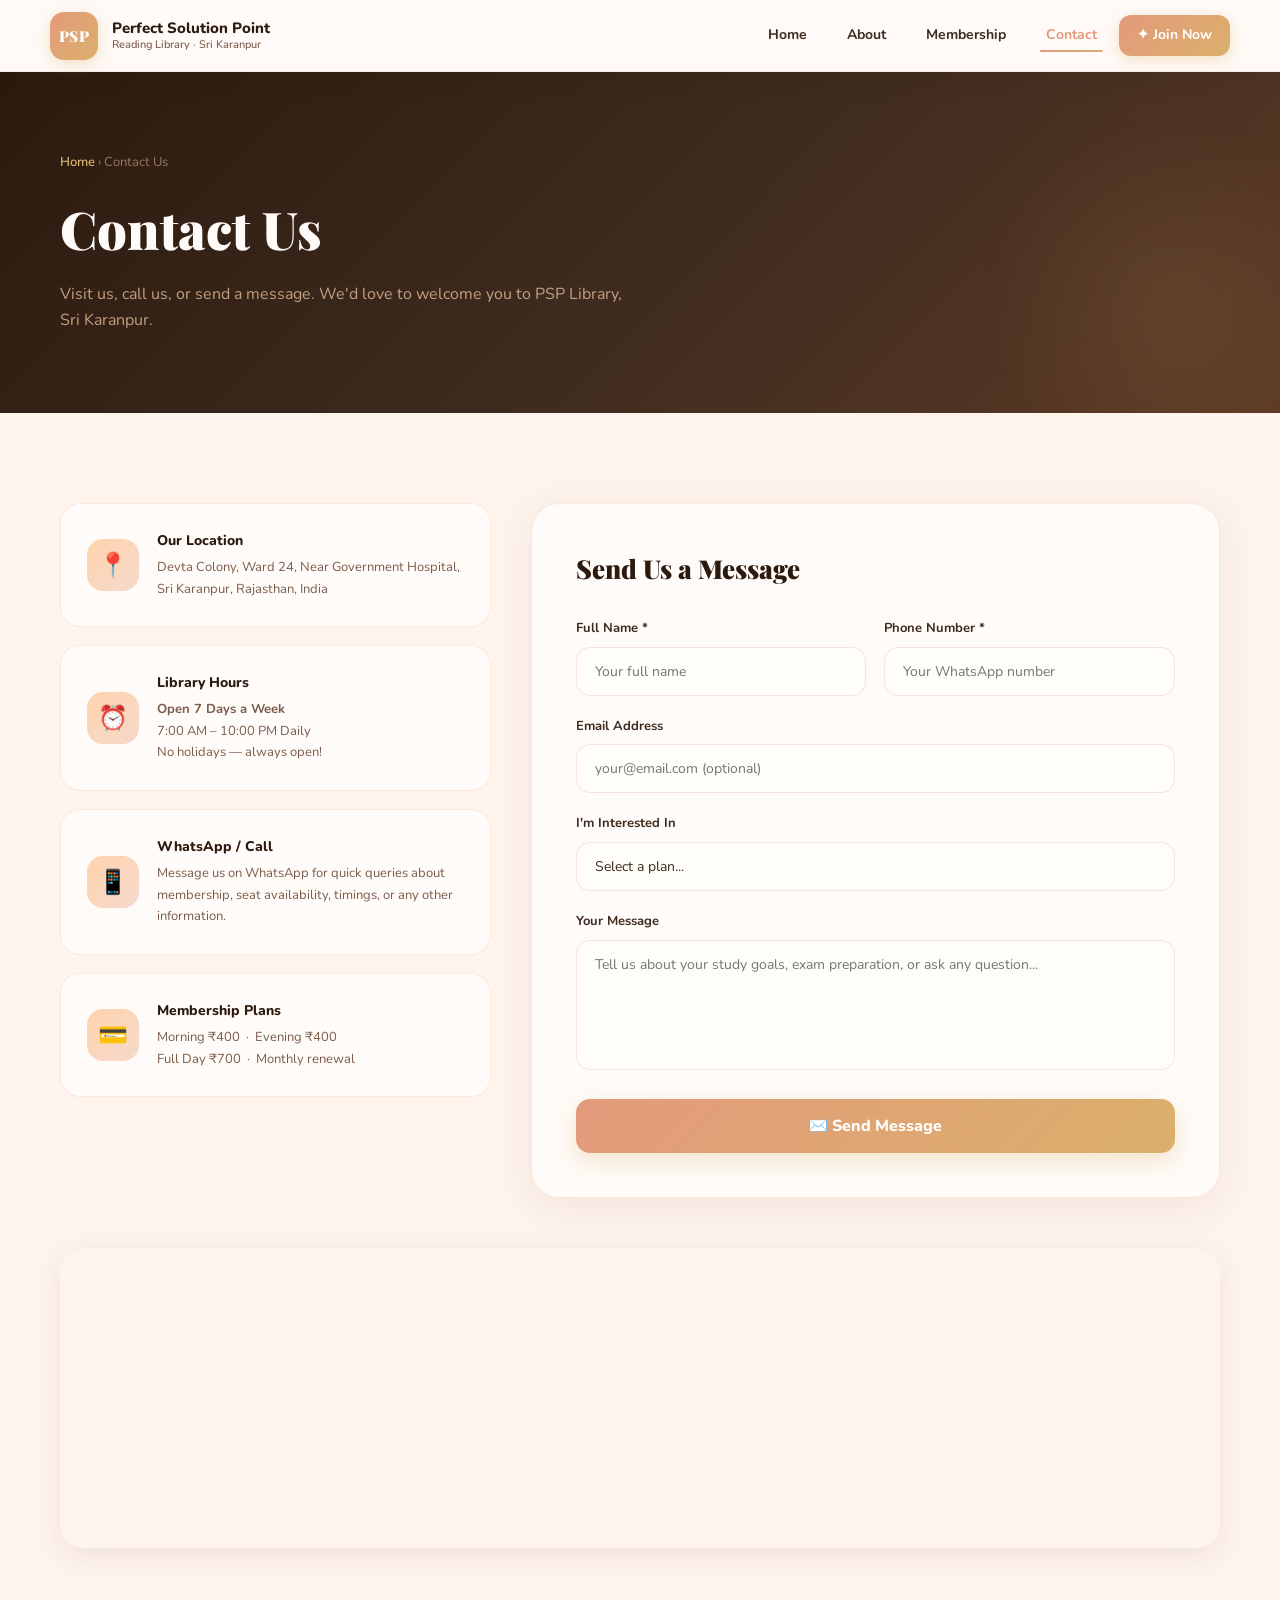
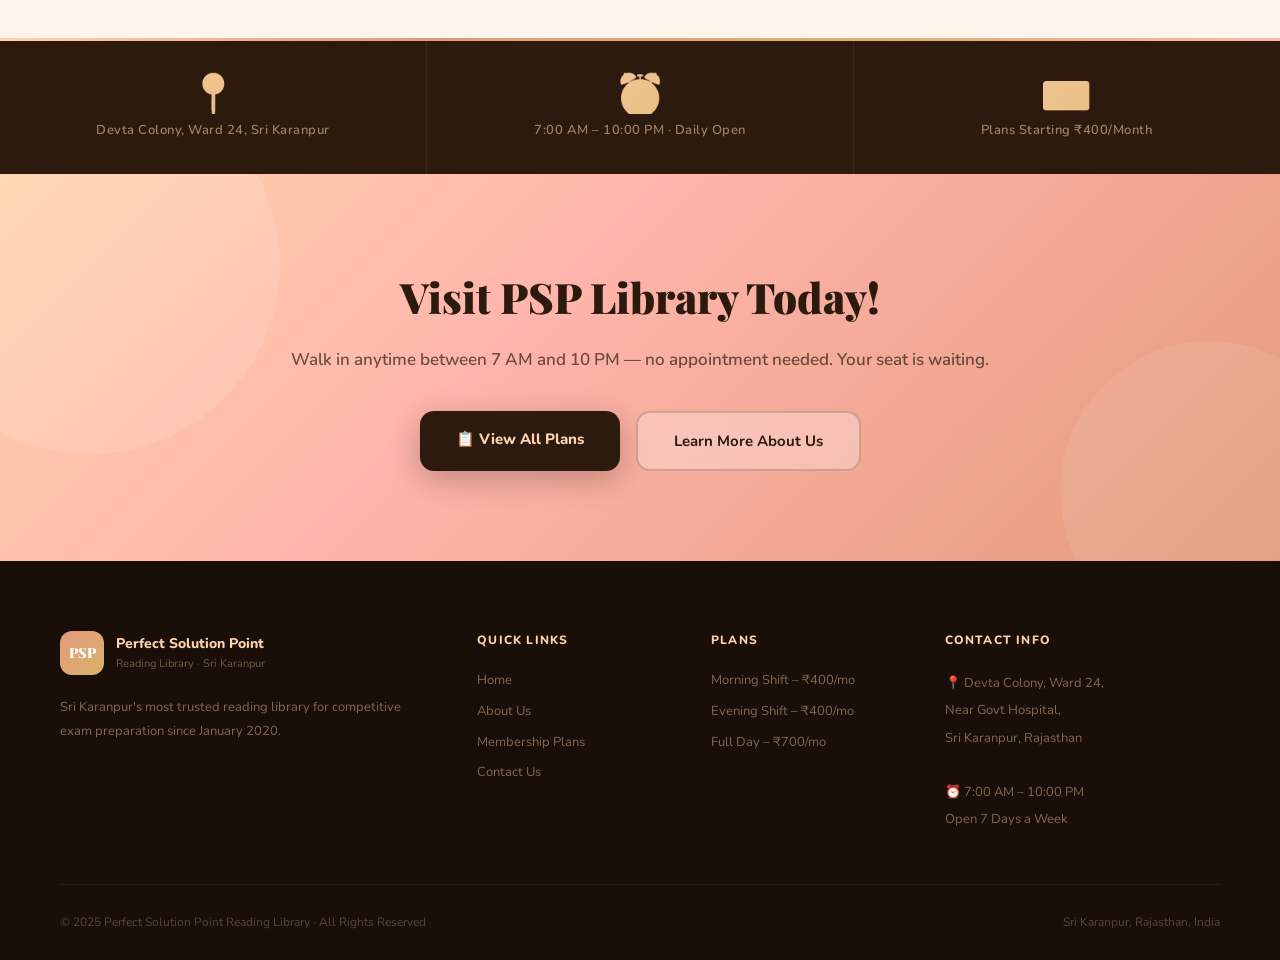
<file: contact.html>
<!DOCTYPE html>
<html lang="en">
<head>
  <meta charset="UTF-8" />
  <meta name="viewport" content="width=device-width, initial-scale=1.0" />
  <title>Contact Us | Perfect Solution Point Reading Library Sri Karanpur</title>
  <meta name="description" content="Contact Perfect Solution Point Reading Library, Sri Karanpur. Visit Devta Colony, Ward 24, Near Govt Hospital. Open 7 AM–10 PM daily. Join from ₹400/month for competitive exam prep." />
  <meta name="keywords" content="contact PSP library Sri Karanpur, reading library address Sri Karanpur, study center contact Rajasthan, library location Sri Karanpur, join reading library Rajasthan" />
  <meta name="author" content="Perfect Solution Point Reading Library" />
  <link rel="icon" href="images/psp-reading-library-logo.png" type="image/png" />
  <link rel="stylesheet" href="style.css" />
</head>
<body>

  <!-- ── NAVBAR ── -->
  <nav class="navbar" id="navbar">
    <a href="index.html" class="nav-logo">
      <div class="logo-icon">PSP</div>
      <div class="logo-text-wrap">
        <span class="logo-name">Perfect Solution Point</span>
        <span class="logo-sub">Reading Library · Sri Karanpur</span>
      </div>
    </a>
    <div class="nav-links">
      <a href="index.html">Home</a>
      <a href="about.html">About</a>
      <a href="membership.html">Membership</a>
      <a href="contact.html" class="active">Contact</a>
      <a href="contact.html" class="nav-cta">✦ Join Now</a>
    </div>
    <button class="hamburger" id="hamburger" aria-label="Toggle menu">
      <span></span><span></span><span></span>
    </button>
  </nav>

  <!-- ── PAGE HERO ── -->
  <div class="page-hero">
    <div class="breadcrumb">
      <a href="index.html">Home</a> &rsaquo; Contact Us
    </div>
    <h1>Contact Us</h1>
    <p>Visit us, call us, or send a message. We'd love to welcome you to PSP Library, Sri Karanpur.</p>
  </div>

  <!-- ── CONTACT SECTION ── -->
  <section class="section section-bg-cream" aria-label="Contact Information and Form">
    <div class="contact-grid">

      <!-- Info Cards -->
      <div class="info-cards-wrap">
        <div class="info-card">
          <div class="info-icon">📍</div>
          <div class="info-text">
            <h4>Our Location</h4>
            <p>Devta Colony, Ward 24, Near Government Hospital, Sri Karanpur, Rajasthan, India</p>
          </div>
        </div>
        <div class="info-card">
          <div class="info-icon">⏰</div>
          <div class="info-text">
            <h4>Library Hours</h4>
            <p><strong>Open 7 Days a Week</strong><br>7:00 AM – 10:00 PM Daily<br>No holidays — always open!</p>
          </div>
        </div>
        <div class="info-card">
          <div class="info-icon">📱</div>
          <div class="info-text">
            <h4>WhatsApp / Call</h4>
            <p>Message us on WhatsApp for quick queries about membership, seat availability, timings, or any other information.</p>
          </div>
        </div>
        <div class="info-card">
          <div class="info-icon">💳</div>
          <div class="info-text">
            <h4>Membership Plans</h4>
            <p>Morning ₹400 &nbsp;·&nbsp; Evening ₹400<br>Full Day ₹700 &nbsp;·&nbsp; Monthly renewal</p>
          </div>
        </div>
      </div>

      <!-- Contact Form -->
      <div class="contact-form-wrap">
        <h3>Send Us a Message</h3>
        <form id="contact-form" novalidate>
          <div class="form-row">
            <div class="form-group">
              <label for="name">Full Name *</label>
              <input type="text" id="name" name="name" placeholder="Your full name" required />
            </div>
            <div class="form-group">
              <label for="phone">Phone Number *</label>
              <input type="tel" id="phone" name="phone" placeholder="Your WhatsApp number" required />
            </div>
          </div>
          <div class="form-group">
            <label for="email">Email Address</label>
            <input type="email" id="email" name="email" placeholder="your@email.com (optional)" />
          </div>
          <div class="form-group">
            <label for="plan">I'm Interested In</label>
            <select id="plan" name="plan">
              <option value="">Select a plan...</option>
              <option value="morning">Morning Shift – ₹400/month (7:00 AM – 2:30 PM)</option>
              <option value="evening">Evening Shift – ₹400/month (2:30 PM – 10:00 PM)</option>
              <option value="fullday">Full Day – ₹700/month (7:00 AM – 10:00 PM)</option>
              <option value="inquiry">General Inquiry</option>
            </select>
          </div>
          <div class="form-group">
            <label for="message">Your Message</label>
            <textarea id="message" name="message" placeholder="Tell us about your study goals, exam preparation, or ask any question..."></textarea>
          </div>
          <button type="submit" class="btn-submit">✉️ Send Message</button>
        </form>
      </div>

    </div>

    <!-- Map -->
    <div class="map-section">
      <iframe
        class="map-embed"
        src="https://www.google.com/maps/embed?pb=!1m18!1m12!1m3!1d3474.0!2d73.1!3d29.1!2m3!1f0!2f0!3f0!3m2!1i1024!2i768!4f13.1!3m3!1m2!1s0x0%3A0x0!2zMjnCsDA2JzAwLjAiTiA3M8KwMDYnMDAuMCJF!5e0!3m2!1sen!2sin!4v1620000000000!5m2!1sen!2sin"
        allowfullscreen=""
        loading="lazy"
        referrerpolicy="no-referrer-when-downgrade"
        title="Perfect Solution Point Reading Library Location — Sri Karanpur, Rajasthan"
        aria-label="Google Map showing PSP Library location in Sri Karanpur">
      </iframe>
    </div>
  </section>

  <!-- ── QUICK INFO STRIP ── -->
  <div class="stats-bar" style="grid-template-columns:repeat(3,1fr);">
    <div class="stat-item">
      <div class="stat-num">📍</div>
      <div class="stat-label">Devta Colony, Ward 24, Sri Karanpur</div>
    </div>
    <div class="stat-item">
      <div class="stat-num">⏰</div>
      <div class="stat-label">7:00 AM – 10:00 PM · Daily Open</div>
    </div>
    <div class="stat-item">
      <div class="stat-num">💳</div>
      <div class="stat-label">Plans Starting ₹400/Month</div>
    </div>
  </div>

  <!-- ── CTA ── -->
  <div class="cta-banner">
    <h2>Visit PSP Library Today!</h2>
    <p>Walk in anytime between 7 AM and 10 PM — no appointment needed. Your seat is waiting.</p>
    <div class="cta-btns">
      <a href="membership.html" class="btn-dark">📋 View All Plans</a>
      <a href="about.html" class="btn-outline-dark">Learn More About Us</a>
    </div>
  </div>

  <!-- ── FOOTER ── -->
  <footer class="footer">
    <div class="footer-grid">
      <div>
        <div class="footer-logo">
          <div class="footer-logo-icon">PSP</div>
          <div>
            <span class="footer-logo-name">Perfect Solution Point</span>
            <span class="footer-logo-sub">Reading Library · Sri Karanpur</span>
          </div>
        </div>
        <p class="footer-desc">Sri Karanpur's most trusted reading library for competitive exam preparation since January 2020.</p>
      </div>
      <div class="footer-col">
        <h4>Quick Links</h4>
        <a href="index.html">Home</a>
        <a href="about.html">About Us</a>
        <a href="membership.html">Membership Plans</a>
        <a href="contact.html">Contact Us</a>
      </div>
      <div class="footer-col">
        <h4>Plans</h4>
        <a href="membership.html">Morning Shift – ₹400/mo</a>
        <a href="membership.html">Evening Shift – ₹400/mo</a>
        <a href="membership.html">Full Day – ₹700/mo</a>
      </div>
      <div class="footer-col">
        <h4>Contact Info</h4>
        <div class="footer-info">
          <strong>📍</strong> Devta Colony, Ward 24,<br>
          Near Govt Hospital,<br>
          Sri Karanpur, Rajasthan<br><br>
          <strong>⏰</strong> 7:00 AM – 10:00 PM<br>
          Open 7 Days a Week
        </div>
      </div>
    </div>
    <div class="footer-divider"></div>
    <div class="footer-bottom">
      <p>© 2025 Perfect Solution Point Reading Library · All Rights Reserved</p>
      <p>Sri Karanpur, Rajasthan, India</p>
    </div>
  </footer>

  <script src="script.js"></script>
</body>
</html>
</file>
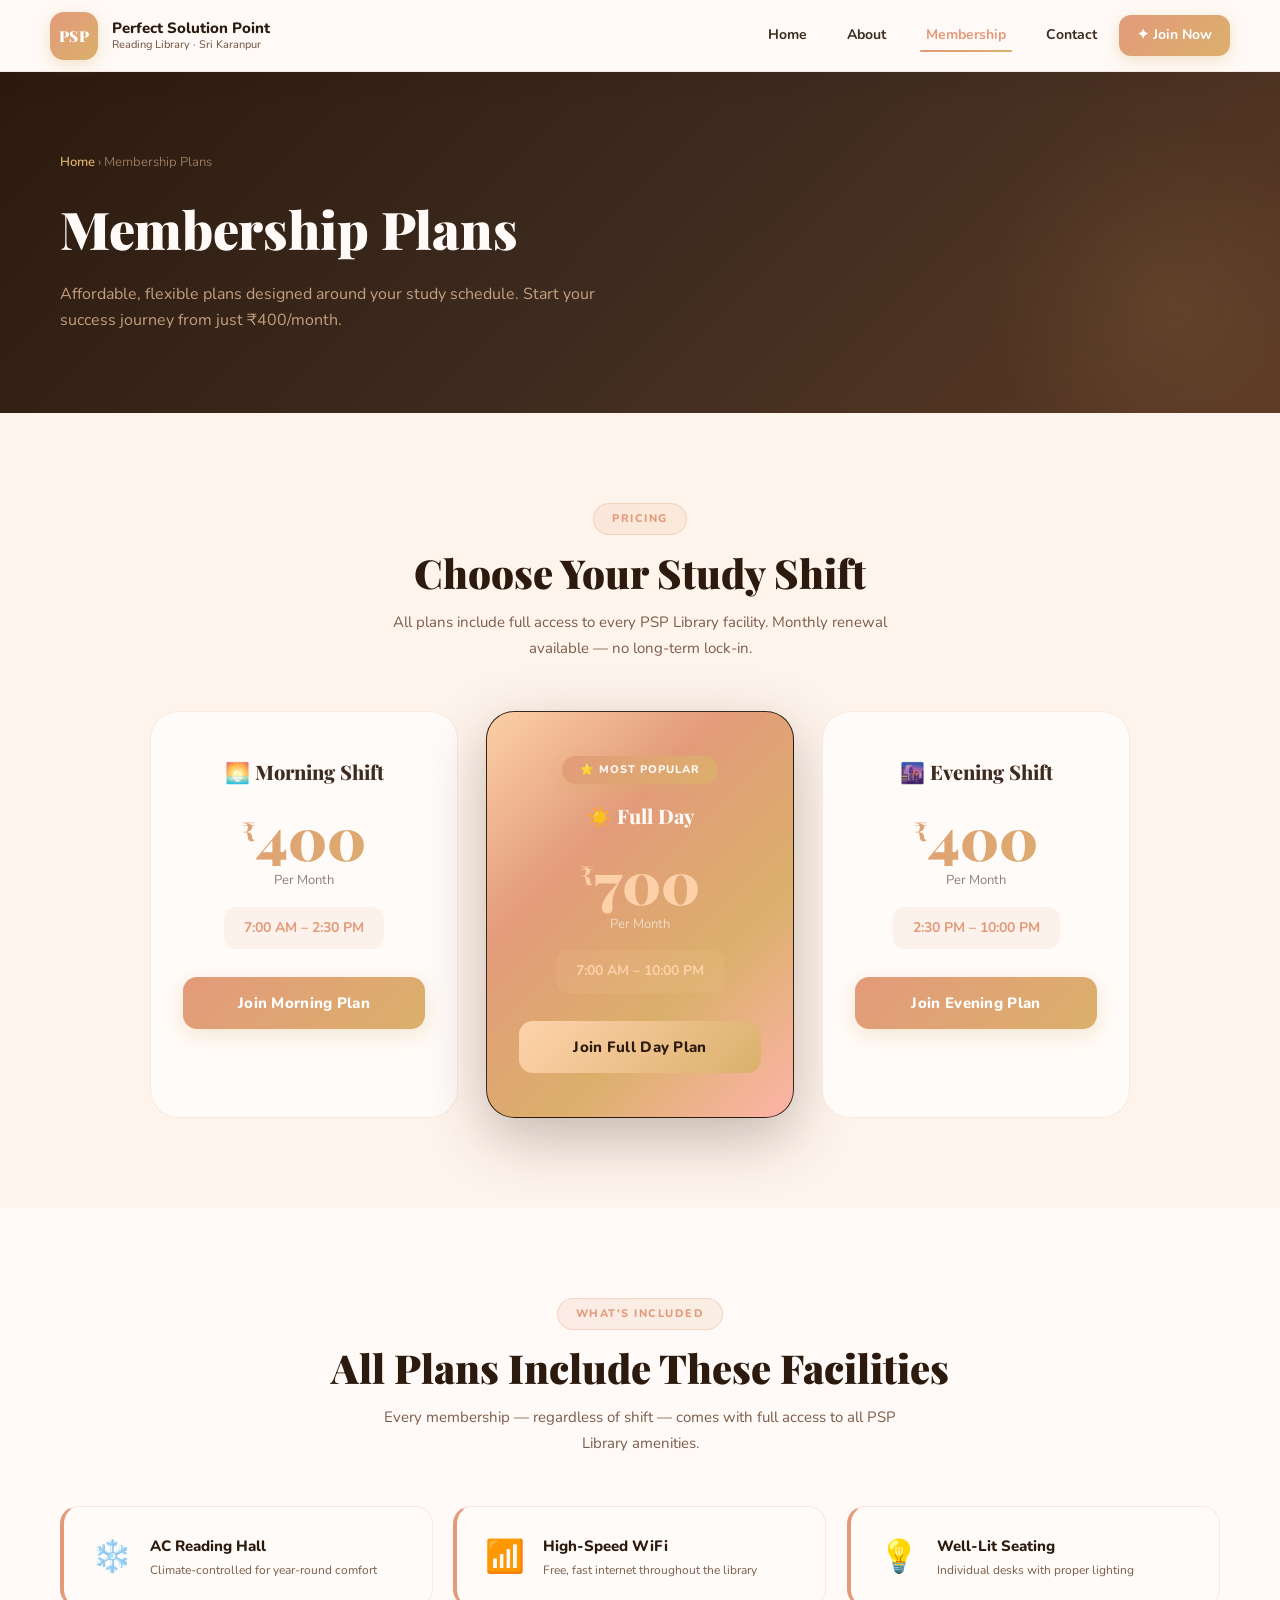
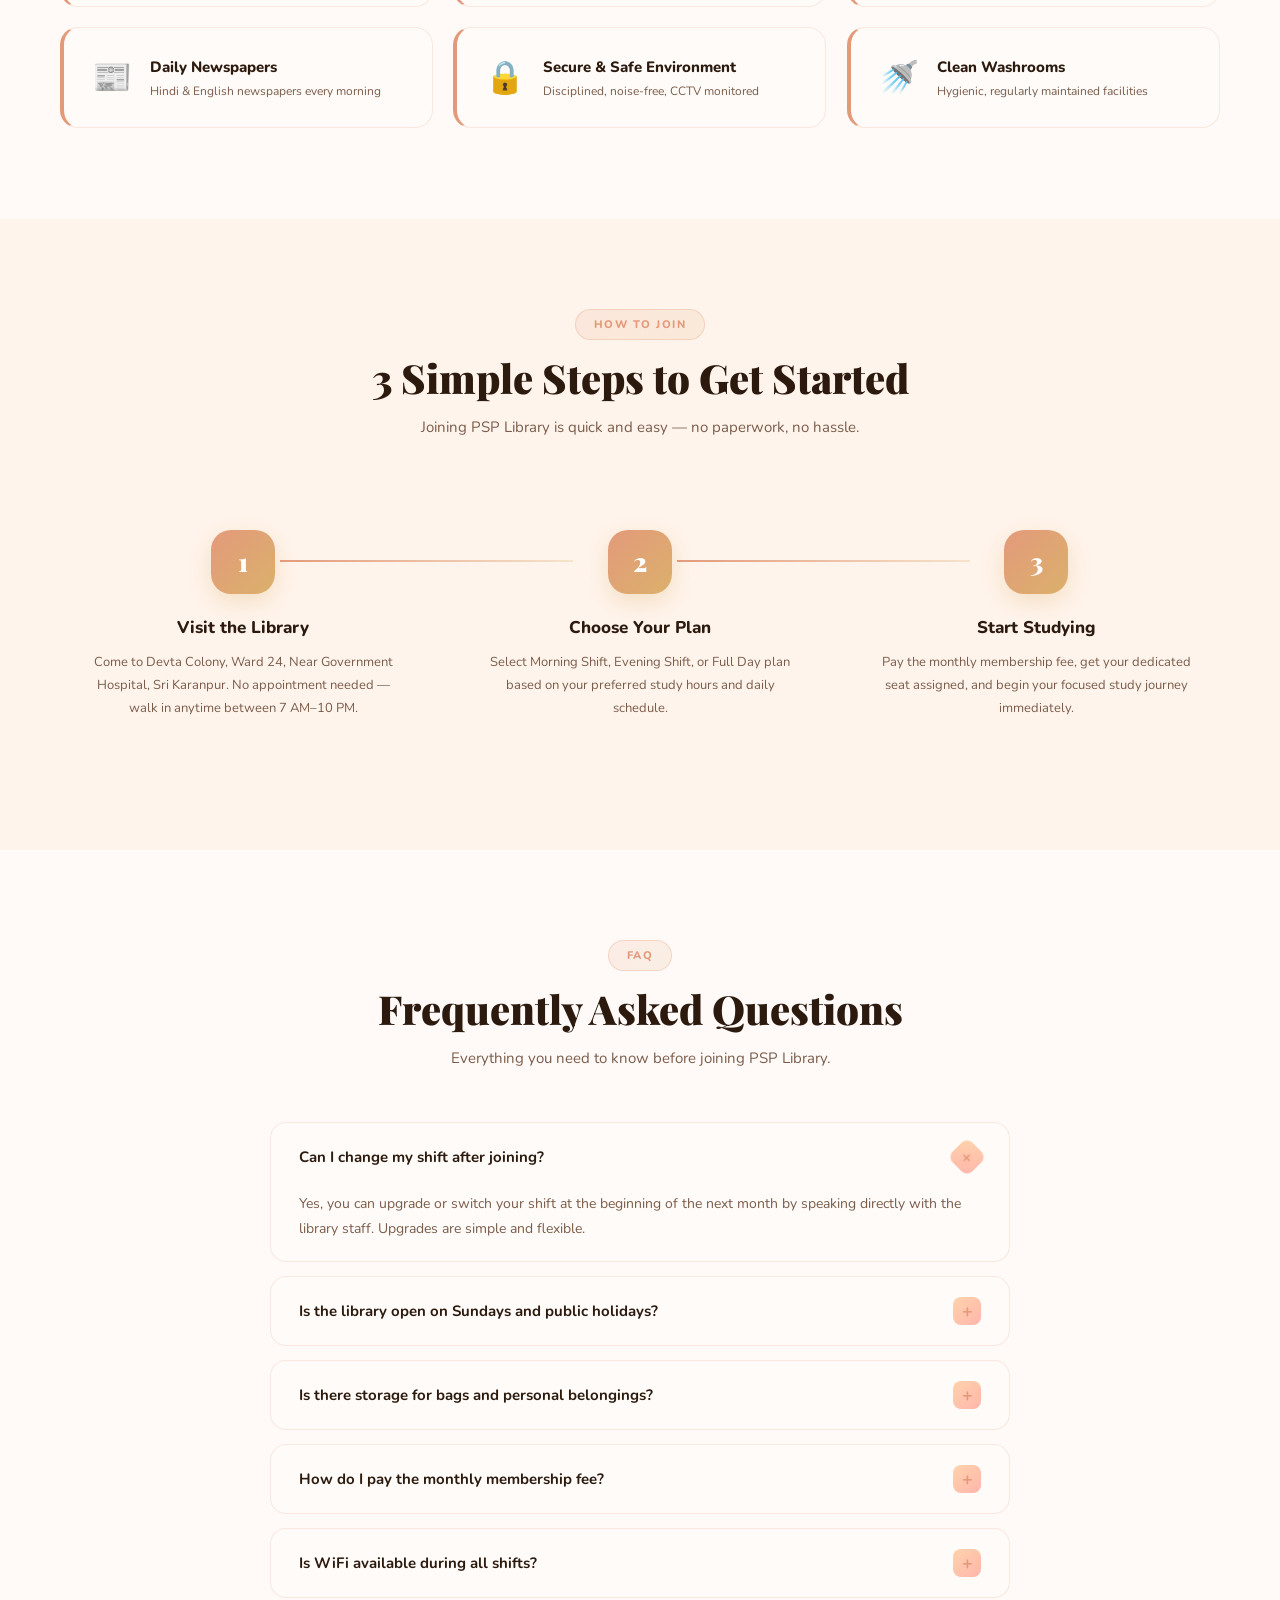
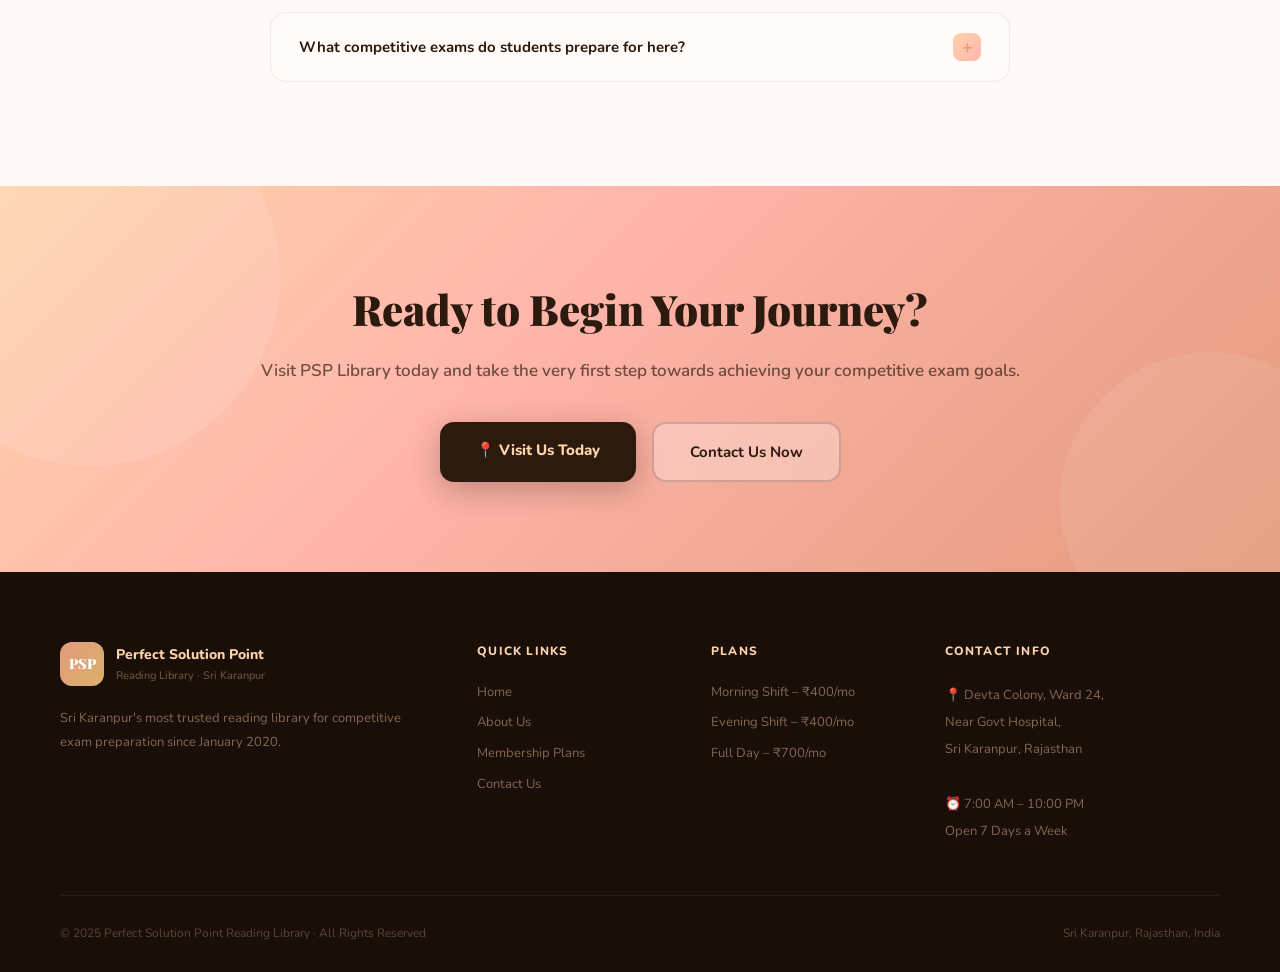
<file: membership.html>
<!DOCTYPE html>
<html lang="en">
<head>
  <meta charset="UTF-8" />
  <meta name="viewport" content="width=device-width, initial-scale=1.0" />
  <title>Membership Plans | Perfect Solution Point Reading Library Sri Karanpur</title>
  <meta name="description" content="Join Perfect Solution Point Library from just ₹400/month. Morning Shift ₹400, Evening Shift ₹400, Full Day ₹700. AC halls, WiFi, open 7 AM–10 PM daily in Sri Karanpur, Rajasthan." />
  <meta name="keywords" content="library membership Sri Karanpur, reading library fees Rajasthan, study center membership, PSP library pricing, morning shift library, full day library membership, competitive exam study center fees" />
  <meta name="author" content="Perfect Solution Point Reading Library" />
  <link rel="icon" href="images/psp-reading-library-logo.png" type="image/png" />
  <link rel="stylesheet" href="style.css" />
</head>
<body>

  <!-- ── NAVBAR ── -->
  <nav class="navbar" id="navbar">
    <a href="index.html" class="nav-logo">
      <div class="logo-icon">PSP</div>
      <div class="logo-text-wrap">
        <span class="logo-name">Perfect Solution Point</span>
        <span class="logo-sub">Reading Library · Sri Karanpur</span>
      </div>
    </a>
    <div class="nav-links">
      <a href="index.html">Home</a>
      <a href="about.html">About</a>
      <a href="membership.html" class="active">Membership</a>
      <a href="contact.html">Contact</a>
      <a href="contact.html" class="nav-cta">✦ Join Now</a>
    </div>
    <button class="hamburger" id="hamburger" aria-label="Toggle menu">
      <span></span><span></span><span></span>
    </button>
  </nav>

  <!-- ── PAGE HERO ── -->
  <div class="page-hero">
    <div class="breadcrumb">
      <a href="index.html">Home</a> &rsaquo; Membership Plans
    </div>
    <h1>Membership Plans</h1>
    <p>Affordable, flexible plans designed around your study schedule. Start your success journey from just ₹400/month.</p>
  </div>

  <!-- ── PRICING CARDS ── -->
  <section class="section section-bg-cream" aria-label="Pricing Plans">
    <div class="text-center">
      <div class="section-tag">Pricing</div>
      <h2 class="section-title">Choose Your Study Shift</h2>
      <p class="section-sub">All plans include full access to every PSP Library facility. Monthly renewal available — no long-term lock-in.</p>
    </div>
    <div class="pricing-grid">
      <div class="price-card">
        <div class="price-name">🌅 Morning Shift</div>
        <div class="price-amount"><sup>₹</sup>400</div>
        <div class="price-per">Per Month</div>
        <div class="price-time">7:00 AM – 2:30 PM</div>
        <a href="contact.html" class="btn-join">Join Morning Plan</a>
      </div>
      <div class="price-card featured">
        <div class="featured-ring"></div>
        <div class="featured-glow"></div>
        <div class="featured-badge">⭐ Most Popular</div>
        <div class="price-name">☀️ Full Day</div>
        <div class="price-amount"><sup>₹</sup>700</div>
        <div class="price-per">Per Month</div>
        <div class="price-time">7:00 AM – 10:00 PM</div>
        <a href="contact.html" class="btn-join">Join Full Day Plan</a>
      </div>
      <div class="price-card">
        <div class="price-name">🌆 Evening Shift</div>
        <div class="price-amount"><sup>₹</sup>400</div>
        <div class="price-per">Per Month</div>
        <div class="price-time">2:30 PM – 10:00 PM</div>
        <a href="contact.html" class="btn-join">Join Evening Plan</a>
      </div>
    </div>
  </section>

  <!-- ── WHAT'S INCLUDED ── -->
  <section class="section section-bg-white" aria-label="Facilities Included">
    <div class="text-center">
      <div class="section-tag">What's Included</div>
      <h2 class="section-title">All Plans Include These Facilities</h2>
      <p class="section-sub">Every membership — regardless of shift — comes with full access to all PSP Library amenities.</p>
    </div>
    <div class="inclusions-grid">
      <div class="inclusion-item">
        <div class="inclusion-icon">❄️</div>
        <div class="inclusion-text">
          <h4>AC Reading Hall</h4>
          <p>Climate-controlled for year-round comfort</p>
        </div>
      </div>
      <div class="inclusion-item">
        <div class="inclusion-icon">📶</div>
        <div class="inclusion-text">
          <h4>High-Speed WiFi</h4>
          <p>Free, fast internet throughout the library</p>
        </div>
      </div>
      <div class="inclusion-item">
        <div class="inclusion-icon">💡</div>
        <div class="inclusion-text">
          <h4>Well-Lit Seating</h4>
          <p>Individual desks with proper lighting</p>
        </div>
      </div>
      <div class="inclusion-item">
        <div class="inclusion-icon">📰</div>
        <div class="inclusion-text">
          <h4>Daily Newspapers</h4>
          <p>Hindi &amp; English newspapers every morning</p>
        </div>
      </div>
      <div class="inclusion-item">
        <div class="inclusion-icon">🔒</div>
        <div class="inclusion-text">
          <h4>Secure &amp; Safe Environment</h4>
          <p>Disciplined, noise-free, CCTV monitored</p>
        </div>
      </div>
      <div class="inclusion-item">
        <div class="inclusion-icon">🚿</div>
        <div class="inclusion-text">
          <h4>Clean Washrooms</h4>
          <p>Hygienic, regularly maintained facilities</p>
        </div>
      </div>
    </div>
  </section>

  <!-- ── HOW TO JOIN ── -->
  <section class="section section-bg-cream" aria-label="How to Join">
    <div class="text-center">
      <div class="section-tag">How to Join</div>
      <h2 class="section-title">3 Simple Steps to Get Started</h2>
      <p class="section-sub">Joining PSP Library is quick and easy — no paperwork, no hassle.</p>
    </div>
    <div class="steps-grid">
      <div class="step-card">
        <div class="step-connector"></div>
        <div class="step-num">1</div>
        <h3>Visit the Library</h3>
        <p>Come to Devta Colony, Ward 24, Near Government Hospital, Sri Karanpur. No appointment needed — walk in anytime between 7 AM–10 PM.</p>
      </div>
      <div class="step-card">
        <div class="step-connector"></div>
        <div class="step-num">2</div>
        <h3>Choose Your Plan</h3>
        <p>Select Morning Shift, Evening Shift, or Full Day plan based on your preferred study hours and daily schedule.</p>
      </div>
      <div class="step-card">
        <div class="step-num">3</div>
        <h3>Start Studying</h3>
        <p>Pay the monthly membership fee, get your dedicated seat assigned, and begin your focused study journey immediately.</p>
      </div>
    </div>
  </section>

  <!-- ── FAQ ── -->
  <section class="section section-bg-white" aria-label="Frequently Asked Questions">
    <div class="text-center">
      <div class="section-tag">FAQ</div>
      <h2 class="section-title">Frequently Asked Questions</h2>
      <p class="section-sub">Everything you need to know before joining PSP Library.</p>
    </div>
    <div class="faq-wrap">
      <div class="faq-item open">
        <div class="faq-q">Can I change my shift after joining? <div class="faq-icon">+</div></div>
        <div class="faq-a">Yes, you can upgrade or switch your shift at the beginning of the next month by speaking directly with the library staff. Upgrades are simple and flexible.</div>
      </div>
      <div class="faq-item">
        <div class="faq-q">Is the library open on Sundays and public holidays? <div class="faq-icon">+</div></div>
        <div class="faq-a">Yes! PSP Library is open every day of the year — including all Sundays and public holidays — from 7:00 AM to 10:00 PM. We never close so your preparation never stops.</div>
      </div>
      <div class="faq-item">
        <div class="faq-q">Is there storage for bags and personal belongings? <div class="faq-icon">+</div></div>
        <div class="faq-a">Yes, secure storage facilities are available inside the library so members can safely store their bags and belongings while studying.</div>
      </div>
      <div class="faq-item">
        <div class="faq-q">How do I pay the monthly membership fee? <div class="faq-icon">+</div></div>
        <div class="faq-a">Monthly membership fees can be paid in cash or via UPI/online transfer at the library counter at the start of each month. Payment is simple and convenient.</div>
      </div>
      <div class="faq-item">
        <div class="faq-q">Is WiFi available during all shifts? <div class="faq-icon">+</div></div>
        <div class="faq-a">Yes, high-speed WiFi is available throughout all study hours — 7:00 AM to 10:00 PM — for all members regardless of which shift plan they have chosen.</div>
      </div>
      <div class="faq-item">
        <div class="faq-q">What competitive exams do students prepare for here? <div class="faq-icon">+</div></div>
        <div class="faq-a">PSP Library is ideal for students preparing for REET, RAS, RPSC 2nd Grade, SSC, Railway exams, Patwari, Gram Sevak, Police and various other state and central government competitive examinations.</div>
      </div>
    </div>
  </section>

  <!-- ── CTA ── -->
  <div class="cta-banner">
    <h2>Ready to Begin Your Journey?</h2>
    <p>Visit PSP Library today and take the very first step towards achieving your competitive exam goals.</p>
    <div class="cta-btns">
      <a href="contact.html" class="btn-dark">📍 Visit Us Today</a>
      <a href="contact.html" class="btn-outline-dark">Contact Us Now</a>
    </div>
  </div>

  <!-- ── FOOTER ── -->
  <footer class="footer">
    <div class="footer-grid">
      <div>
        <div class="footer-logo">
          <div class="footer-logo-icon">PSP</div>
          <div>
            <span class="footer-logo-name">Perfect Solution Point</span>
            <span class="footer-logo-sub">Reading Library · Sri Karanpur</span>
          </div>
        </div>
        <p class="footer-desc">Sri Karanpur's most trusted reading library for competitive exam preparation since January 2020.</p>
      </div>
      <div class="footer-col">
        <h4>Quick Links</h4>
        <a href="index.html">Home</a>
        <a href="about.html">About Us</a>
        <a href="membership.html">Membership Plans</a>
        <a href="contact.html">Contact Us</a>
      </div>
      <div class="footer-col">
        <h4>Plans</h4>
        <a href="membership.html">Morning Shift – ₹400/mo</a>
        <a href="membership.html">Evening Shift – ₹400/mo</a>
        <a href="membership.html">Full Day – ₹700/mo</a>
      </div>
      <div class="footer-col">
        <h4>Contact Info</h4>
        <div class="footer-info">
          <strong>📍</strong> Devta Colony, Ward 24,<br>
          Near Govt Hospital,<br>
          Sri Karanpur, Rajasthan<br><br>
          <strong>⏰</strong> 7:00 AM – 10:00 PM<br>
          Open 7 Days a Week
        </div>
      </div>
    </div>
    <div class="footer-divider"></div>
    <div class="footer-bottom">
      <p>© 2025 Perfect Solution Point Reading Library · All Rights Reserved</p>
      <p>Sri Karanpur, Rajasthan, India</p>
    </div>
  </footer>

  <script src="script.js"></script>
</body>
</html>
</file>
<file: style.css>
/* ============================================================
   Perfect Solution Point Reading Library — Main Stylesheet
   Colors: #FFD3AC | #FFB5AB | #E39A7B | #DBB06B
   ============================================================ */

/* ── Google Fonts ── */
@import url('https://fonts.googleapis.com/css2?family=Playfair+Display:wght@700;800;900&family=Nunito:wght@300;400;500;600;700;800&display=swap');

/* ── CSS Variables ── */
:root {
  --peach:      #FFD3AC;
  --rose:       #FFB5AB;
  --terracotta: #E39A7B;
  --gold:       #DBB06B;
  --dark:       #2C1A0E;
  --darker:     #1A0F08;
  --text:       #3D2B1F;
  --muted:      #7A5C4A;
  --white:      #FFFAF7;
  --cream:      #FFF4EC;
  --card-bg:    #FFFBF8;
  --border:     rgba(227,154,123,0.2);
}

/* ── Reset ── */
*, *::before, *::after { margin: 0; padding: 0; box-sizing: border-box; }
html { scroll-behavior: smooth; }
body {
  font-family: 'Nunito', sans-serif;
  background: var(--cream);
  color: var(--text);
  overflow-x: hidden;
  line-height: 1.6;
}
img { max-width: 100%; display: block; }
a { text-decoration: none; }
ul { list-style: none; }

/* ── Animations ── */
@keyframes fadeUp      { from { opacity:0; transform:translateY(40px); } to { opacity:1; transform:translateY(0); } }
@keyframes fadeIn      { from { opacity:0; } to { opacity:1; } }
@keyframes float       { 0%,100% { transform:translateY(0); } 50% { transform:translateY(-12px); } }
@keyframes pulse       { 0%,100% { transform:scale(1); } 50% { transform:scale(1.05); } }
@keyframes gradientShift { 0% { background-position:0% 50%; } 50% { background-position:100% 50%; } 100% { background-position:0% 50%; } }
@keyframes rotateSlow  { from { transform:rotate(0deg); } to { transform:rotate(360deg); } }
@keyframes ripple      { 0% { transform:scale(0); opacity:1; } 100% { transform:scale(4); opacity:0; } }
@keyframes bounce      { 0%,100% { transform:translateY(0); } 40% { transform:translateY(-16px); } 70% { transform:translateY(-6px); } }
@keyframes orbPulse    { 0%,100% { transform:scale(1); opacity:0.3; } 50% { transform:scale(1.2); opacity:0.6; } }
@keyframes particleFloat { 0% { transform:translateY(0) rotate(0deg); opacity:1; } 100% { transform:translateY(-100vh) rotate(720deg); opacity:0; } }
@keyframes glowPulse   { 0%,100% { box-shadow:0 0 20px rgba(219,176,107,0.3); } 50% { box-shadow:0 0 40px rgba(219,176,107,0.6),0 0 60px rgba(227,154,123,0.3); } }
@keyframes cardReveal  { from { opacity:0; transform:translateY(60px) rotateX(10deg); } to { opacity:1; transform:translateY(0) rotateX(0); } }
@keyframes shimmer     { 0% { background-position:-200% 0; } 100% { background-position:200% 0; } }
@keyframes scaleIn     { from { opacity:0; transform:scale(0.8); } to { opacity:1; transform:scale(1); } }

/* ── Utility ── */
.reveal   { opacity: 0; }
.revealed { animation: cardReveal 0.7s cubic-bezier(0.175,0.885,0.32,1.275) forwards; }
.text-center { text-align: center; }
.container { max-width: 1200px; margin: 0 auto; }

/* ============================================================
   NAVIGATION
   ============================================================ */
.navbar {
  background: rgba(255,250,247,0.97);
  backdrop-filter: blur(20px);
  -webkit-backdrop-filter: blur(20px);
  padding: 0 50px;
  display: flex;
  align-items: center;
  justify-content: space-between;
  height: 72px;
  position: sticky;
  top: 0;
  z-index: 1000;
  border-bottom: 1px solid rgba(227,154,123,0.18);
  box-shadow: 0 4px 30px rgba(44,26,14,0.07);
  transition: all 0.3s;
}
.navbar.scrolled {
  height: 64px;
  box-shadow: 0 4px 30px rgba(44,26,14,0.12);
}
.nav-logo {
  display: flex;
  align-items: center;
  gap: 14px;
}
.logo-icon {
  width: 48px; height: 48px;
  border-radius: 14px;
  background: linear-gradient(135deg, var(--terracotta), var(--gold));
  display: flex; align-items: center; justify-content: center;
  color: white; font-weight: 900; font-size: 15px;
  font-family: 'Playfair Display', serif;
  box-shadow: 0 4px 15px rgba(219,176,107,0.35);
  animation: glowPulse 3s ease-in-out infinite;
  flex-shrink: 0;
  letter-spacing: 0.5px;
}
.logo-text-wrap { line-height: 1.25; }
.logo-name {
  font-size: 15px; font-weight: 800;
  color: var(--dark); display: block;
}
.logo-sub {
  font-size: 11px; font-weight: 500;
  color: var(--muted); display: block;
}
.nav-links {
  display: flex; align-items: center; gap: 4px;
}
.nav-links a {
  padding: 9px 18px; border-radius: 10px;
  color: var(--text); font-size: 14px; font-weight: 700;
  transition: all 0.3s; position: relative;
}
.nav-links a::after {
  content: ''; position: absolute;
  bottom: 4px; left: 50%; right: 50%;
  height: 2px;
  background: linear-gradient(90deg, var(--terracotta), var(--gold));
  border-radius: 2px; transition: all 0.3s;
}
.nav-links a:hover::after,
.nav-links a.active::after { left: 12px; right: 12px; }
.nav-links a:hover,
.nav-links a.active { color: var(--terracotta); }
.nav-cta {
  background: linear-gradient(135deg, var(--terracotta), var(--gold)) !important;
  color: white !important;
  border-radius: 12px !important;
  box-shadow: 0 4px 15px rgba(219,176,107,0.35);
  overflow: hidden; position: relative;
}
.nav-cta::after { display: none !important; }
.nav-cta:hover { color: white !important; transform: translateY(-2px); box-shadow: 0 8px 25px rgba(219,176,107,0.45) !important; }

/* Hamburger */
.hamburger {
  display: none; flex-direction: column; gap: 5px;
  cursor: pointer; padding: 6px; border: none;
  background: transparent;
}
.hamburger span {
  display: block; width: 26px; height: 2.5px;
  background: var(--text); border-radius: 2px;
  transition: all 0.3s;
}
.hamburger.open span:nth-child(1) { transform: rotate(45deg) translate(5px,5px); }
.hamburger.open span:nth-child(2) { opacity: 0; }
.hamburger.open span:nth-child(3) { transform: rotate(-45deg) translate(5px,-5px); }

/* ============================================================
   HERO
   ============================================================ */
.hero {
  min-height: 92vh;
  display: flex; align-items: center; justify-content: center;
  position: relative; overflow: hidden;
  background: linear-gradient(135deg, #2C1A0E 0%, #3D2B1F 45%, #5C3A25 100%);
}
.hero-orb {
  position: absolute; border-radius: 50%;
  filter: blur(80px); pointer-events: none;
}
.hero-orb-1 { width:600px; height:600px; background:rgba(227,154,123,0.15); top:-100px; right:-100px; animation:orbPulse 6s ease-in-out infinite; }
.hero-orb-2 { width:400px; height:400px; background:rgba(219,176,107,0.12); bottom:-50px; left:-50px; animation:orbPulse 8s ease-in-out infinite 2s; }
.hero-orb-3 { width:300px; height:300px; background:rgba(255,181,171,0.08); top:45%; left:42%; animation:orbPulse 7s ease-in-out infinite 1s; }
.particles-wrap { position:absolute; inset:0; pointer-events:none; overflow:hidden; }
.particle {
  position: absolute; border-radius: 50%;
  background: linear-gradient(135deg, var(--peach), var(--gold));
  animation: particleFloat linear infinite;
}
.hero-content {
  position: relative; z-index: 2;
  text-align: center; padding: 40px 24px;
  max-width: 860px; width: 100%;
}
.hero-badge {
  display: inline-flex; align-items: center; gap: 8px;
  background: rgba(219,176,107,0.15);
  border: 1px solid rgba(219,176,107,0.4);
  padding: 8px 22px; border-radius: 30px;
  font-size: 13px; font-weight: 700; color: var(--gold);
  margin-bottom: 28px; backdrop-filter: blur(10px);
  animation: fadeIn 0.8s ease forwards;
}
.hero h1 {
  font-family: 'Playfair Display', serif;
  font-size: 58px; font-weight: 900; line-height: 1.12;
  color: var(--white); margin-bottom: 20px;
  animation: fadeUp 1s ease 0.3s both;
}
.hero h1 .highlight {
  background: linear-gradient(135deg, var(--peach), var(--terracotta), var(--gold));
  -webkit-background-clip: text; -webkit-text-fill-color: transparent; background-clip: text;
  background-size: 200% 200%; animation: gradientShift 4s ease infinite;
}
.hero-sub {
  font-size: 18px; color: rgba(255,211,172,0.82);
  margin-bottom: 10px; font-weight: 500;
  animation: fadeUp 1s ease 0.5s both;
}
.hero-location {
  font-size: 14px; color: rgba(255,211,172,0.6);
  margin-bottom: 40px; animation: fadeUp 1s ease 0.6s both;
}
.hero-location span { color: var(--gold); font-weight: 700; }
.hero-btns {
  display: flex; gap: 16px; justify-content: center; flex-wrap: wrap;
  animation: fadeUp 1s ease 0.8s both;
}
.btn-primary {
  background: linear-gradient(135deg, var(--terracotta), var(--gold));
  color: white; padding: 16px 36px; border-radius: 14px;
  font-weight: 800; font-size: 15px; font-family: 'Nunito', sans-serif;
  box-shadow: 0 8px 30px rgba(219,176,107,0.4);
  transition: all 0.3s; position: relative; overflow: hidden;
  display: inline-block;
}
.btn-primary:hover { transform: translateY(-3px); box-shadow: 0 16px 40px rgba(219,176,107,0.5); color: white; }
.btn-secondary {
  background: rgba(255,255,255,0.08); color: var(--peach);
  padding: 16px 36px; border-radius: 14px; font-weight: 700; font-size: 15px;
  font-family: 'Nunito', sans-serif;
  border: 1.5px solid rgba(255,211,172,0.3);
  backdrop-filter: blur(10px); transition: all 0.3s;
  display: inline-block;
}
.btn-secondary:hover { background: rgba(255,255,255,0.15); transform: translateY(-3px); color: var(--peach); }
.scroll-indicator {
  position: absolute; bottom: 30px; left: 50%; transform: translateX(-50%);
  display: flex; flex-direction: column; align-items: center; gap: 8px;
  color: rgba(255,211,172,0.45); font-size: 12px;
  animation: float 2s ease-in-out infinite;
}
.scroll-arrow {
  width: 22px; height: 22px;
  border-right: 2px solid rgba(255,211,172,0.4);
  border-bottom: 2px solid rgba(255,211,172,0.4);
  transform: rotate(45deg);
}

/* ============================================================
   STATS BAR
   ============================================================ */
.stats-bar {
  background: var(--dark);
  display: grid; grid-template-columns: repeat(4,1fr);
  position: relative;
}
.stats-bar::before {
  content: ''; position: absolute; top: 0; left: 0; right: 0; height: 3px;
  background: linear-gradient(90deg, var(--peach), var(--terracotta), var(--gold), var(--rose));
}
.stat-item {
  padding: 34px 20px; text-align: center;
  border-right: 1px solid rgba(255,211,172,0.07);
  transition: all 0.3s; cursor: default; position: relative; overflow: hidden;
}
.stat-item::before {
  content: ''; position: absolute; inset: 0;
  background: linear-gradient(135deg, rgba(227,154,123,0), rgba(227,154,123,0.07));
  opacity: 0; transition: opacity 0.3s;
}
.stat-item:hover::before { opacity: 1; }
.stat-item:hover .stat-num { transform: scale(1.12); }
.stat-item:last-child { border-right: none; }
.stat-num {
  font-family: 'Playfair Display', serif;
  font-size: 42px; font-weight: 900;
  background: linear-gradient(135deg, var(--peach), var(--gold));
  -webkit-background-clip: text; -webkit-text-fill-color: transparent; background-clip: text;
  line-height: 1; transition: transform 0.3s;
}
.stat-label {
  font-size: 13px; color: rgba(255,211,172,0.55);
  margin-top: 6px; font-weight: 600; letter-spacing: 0.5px;
}

/* ============================================================
   SECTION COMMONS
   ============================================================ */
.section { padding: 90px 60px; }
.section-bg-cream { background: var(--cream); }
.section-bg-white { background: var(--white); }
.section-bg-dark  { background: linear-gradient(135deg, #2C1A0E, #3D2B1F); position: relative; overflow: hidden; }
.section-tag {
  display: inline-block;
  background: linear-gradient(135deg, rgba(227,154,123,0.14), rgba(219,176,107,0.14));
  border: 1px solid rgba(227,154,123,0.3);
  color: var(--terracotta); padding: 6px 18px; border-radius: 30px;
  font-size: 11px; font-weight: 800; margin-bottom: 14px;
  text-transform: uppercase; letter-spacing: 1.5px;
}
.section-tag.light {
  background: rgba(219,176,107,0.15);
  border-color: rgba(219,176,107,0.3);
  color: var(--gold);
}
.section-title {
  font-family: 'Playfair Display', serif;
  font-size: 40px; font-weight: 900; color: var(--dark);
  margin-bottom: 12px; line-height: 1.2;
}
.section-title.light { color: var(--peach); }
.section-sub {
  color: var(--muted); font-size: 15px;
  max-width: 550px; margin-bottom: 50px; line-height: 1.75;
}
.section-sub.light { color: rgba(255,211,172,0.6); }
.text-center .section-sub { margin-left: auto; margin-right: auto; }

/* ============================================================
   FEATURE CARDS
   ============================================================ */
.features-grid { display: grid; grid-template-columns: repeat(4,1fr); gap: 28px; }
.feature-card {
  background: var(--card-bg); border-radius: 24px; padding: 36px 28px;
  border: 1px solid var(--border);
  transition: all 0.4s cubic-bezier(0.175,0.885,0.32,1.275);
  cursor: default; position: relative; overflow: hidden;
}
.feature-card::after {
  content: ''; position: absolute; top: -50%; left: -50%;
  width: 200%; height: 200%;
  background: conic-gradient(from 0deg,transparent,rgba(219,176,107,0.07),transparent);
  opacity: 0; transition: opacity 0.4s;
  animation: rotateSlow 5s linear infinite;
}
.feature-card:hover {
  transform: translateY(-12px);
  box-shadow: 0 24px 60px rgba(44,26,14,0.11);
  border-color: rgba(227,154,123,0.4);
}
.feature-card:hover::after { opacity: 1; }
.feature-card:hover .feature-icon { animation: bounce 0.6s ease; }
.feature-icon {
  width: 60px; height: 60px; border-radius: 18px;
  background: linear-gradient(135deg, var(--peach), rgba(227,154,123,0.35));
  display: flex; align-items: center; justify-content: center;
  font-size: 28px; margin-bottom: 20px;
  box-shadow: 0 4px 15px rgba(227,154,123,0.22);
}
.feature-card h3 { font-size: 17px; font-weight: 800; margin-bottom: 10px; color: var(--dark); }
.feature-card p  { font-size: 13px; color: var(--muted); line-height: 1.75; }

/* ============================================================
   GALLERY
   ============================================================ */
.gallery-grid { display: grid; grid-template-columns: repeat(4,1fr); gap: 20px; }
.gallery-item {
  border-radius: 20px; overflow: hidden;
  position: relative; cursor: pointer;
  aspect-ratio: 4/3;
}
.gallery-img {
  width: 100%; height: 100%;
  object-fit: cover;
  transition: transform 0.6s cubic-bezier(0.25,0.46,0.45,0.94);
  display: block;
}
.gallery-img-placeholder {
  width: 100%; height: 100%;
  display: flex; align-items: center; justify-content: center;
  font-size: 50px;
  transition: transform 0.6s cubic-bezier(0.25,0.46,0.45,0.94);
}
.gallery-img-placeholder.g1 { background: linear-gradient(135deg, var(--peach), var(--terracotta)); }
.gallery-img-placeholder.g2 { background: linear-gradient(135deg, var(--rose), var(--terracotta)); }
.gallery-img-placeholder.g3 { background: linear-gradient(135deg, var(--gold), var(--terracotta)); }
.gallery-img-placeholder.g4 { background: linear-gradient(135deg, var(--peach), var(--gold)); }
.gallery-overlay {
  position: absolute; inset: 0;
  background: linear-gradient(to top, rgba(44,26,14,0.82), rgba(44,26,14,0.08));
  opacity: 0; transition: opacity 0.4s;
  display: flex; align-items: flex-end; padding: 20px;
}
.gallery-item:hover .gallery-overlay { opacity: 1; }
.gallery-item:hover .gallery-img,
.gallery-item:hover .gallery-img-placeholder { transform: scale(1.08); }
.gallery-caption {
  color: white; font-size: 14px; font-weight: 700;
  transform: translateY(10px); transition: transform 0.4s;
}
.gallery-item:hover .gallery-caption { transform: translateY(0); }
.gallery-note {
  text-align: center; margin-top: 16px;
  font-size: 12px; color: var(--muted);
}

/* ============================================================
   PRICING CARDS
   ============================================================ */
.pricing-grid {
  display: grid; grid-template-columns: repeat(3,1fr);
  gap: 28px; max-width: 980px; margin: 0 auto;
}
.price-card {
  background: var(--card-bg); border-radius: 28px;
  padding: 44px 32px; text-align: center;
  border: 1.5px solid var(--border);
  transition: all 0.4s cubic-bezier(0.175,0.885,0.32,1.275);
  position: relative; overflow: hidden;
}
.price-card::before {
  content: ''; position: absolute; top: 0; left: 0; right: 0; height: 3px;
  background: linear-gradient(90deg, var(--peach), var(--terracotta), var(--gold));
  transform: scaleX(0); transition: transform 0.4s;
}
.price-card:hover::before { transform: scaleX(1); }
.price-card:hover { transform: translateY(-8px); box-shadow: 0 20px 50px rgba(44,26,14,0.09); border-color: rgba(227,154,123,0.4); }
.price-card.featured {
  background: linear-gradient(145deg, #2C1A0E, #3D2B1F);
  color: white; border-color: transparent;
  box-shadow: 0 20px 60px rgba(44,26,14,0.28);
  transform: scale(1.05);
}
.price-card.featured:hover { transform: scale(1.05) translateY(-8px); }
.price-card.featured::before { display: none; }
.featured-ring {
  position: absolute; inset: -2px; border-radius: 30px;
  background: linear-gradient(135deg, var(--peach), var(--terracotta), var(--gold), var(--rose));
  z-index: -1; animation: rotateSlow 4s linear infinite;
}
.featured-glow {
  position: absolute; inset: 0; border-radius: 28px;
  background: linear-gradient(135deg, rgba(219,176,107,0.08), rgba(227,154,123,0.04));
  pointer-events: none;
}
.featured-badge {
  display: inline-block;
  background: linear-gradient(135deg, var(--terracotta), var(--gold));
  color: white; padding: 5px 18px; border-radius: 20px;
  font-size: 11px; font-weight: 800; text-transform: uppercase; letter-spacing: 1px;
  margin-bottom: 16px; box-shadow: 0 4px 12px rgba(219,176,107,0.35);
}
.price-name { font-size: 20px; font-weight: 800; margin-bottom: 8px; font-family: 'Playfair Display', serif; }
.price-amount {
  font-family: 'Playfair Display', serif;
  font-size: 58px; font-weight: 900; line-height: 1;
  margin: 20px 0 4px;
}
.price-card:not(.featured) .price-amount {
  background: linear-gradient(135deg, var(--terracotta), var(--gold));
  -webkit-background-clip: text; -webkit-text-fill-color: transparent; background-clip: text;
}
.price-card.featured .price-amount { color: var(--peach); }
.price-amount sup { font-size: 26px; font-weight: 700; }
.price-per { font-size: 13px; opacity: 0.6; margin-bottom: 16px; }
.price-time {
  font-size: 14px; font-weight: 700;
  padding: 10px 20px; border-radius: 12px;
  display: inline-block; margin-bottom: 28px;
}
.price-card:not(.featured) .price-time { background: rgba(227,154,123,0.1); color: var(--terracotta); }
.price-card.featured .price-time { background: rgba(255,211,172,0.1); color: var(--peach); }
.btn-join {
  display: block; padding: 14px; border-radius: 14px;
  font-weight: 800; font-size: 15px; font-family: 'Nunito', sans-serif;
  transition: all 0.3s; cursor: pointer; position: relative; overflow: hidden;
  letter-spacing: 0.3px;
}
.price-card:not(.featured) .btn-join {
  background: linear-gradient(135deg, var(--terracotta), var(--gold));
  color: white; box-shadow: 0 6px 20px rgba(219,176,107,0.28);
}
.price-card:not(.featured) .btn-join:hover { transform: scale(1.03); box-shadow: 0 10px 30px rgba(219,176,107,0.4); }
.price-card.featured .btn-join { background: linear-gradient(135deg, var(--peach), var(--gold)); color: var(--dark); }
.price-card.featured .btn-join:hover { transform: scale(1.03); }

/* ============================================================
   TESTIMONIALS
   ============================================================ */
.testimonials-wrap { position: relative; overflow: hidden; }
.testimonials-wrap::before {
  content: ''; position: absolute; top: -40%; right: -15%;
  width: 600px; height: 600px; border-radius: 50%;
  background: radial-gradient(circle, rgba(219,176,107,0.07), transparent 70%);
  animation: orbPulse 8s ease-in-out infinite;
}
.testimonials-grid { display: grid; grid-template-columns: repeat(3,1fr); gap: 28px; position: relative; }
.testi-card {
  background: rgba(255,255,255,0.04); border-radius: 24px; padding: 32px;
  border: 1px solid rgba(255,211,172,0.1);
  transition: all 0.4s; cursor: default; backdrop-filter: blur(10px);
}
.testi-card:hover { background: rgba(255,255,255,0.07); border-color: rgba(219,176,107,0.3); transform: translateY(-6px); }
.testi-stars { font-size: 20px; margin-bottom: 14px; letter-spacing: 2px; color: var(--gold); }
.testi-quote {
  font-size: 50px; color: var(--gold); opacity: 0.25;
  font-family: 'Playfair Display', serif; line-height: 0.4;
  margin-bottom: 12px;
}
.testi-text { font-size: 14px; color: rgba(255,211,172,0.72); line-height: 1.85; margin-bottom: 24px; font-style: italic; }
.testi-author { display: flex; align-items: center; gap: 14px; }
.testi-avatar {
  width: 48px; height: 48px; border-radius: 50%;
  background: linear-gradient(135deg, var(--terracotta), var(--gold));
  display: flex; align-items: center; justify-content: center;
  color: white; font-weight: 800; font-size: 18px;
  font-family: 'Playfair Display', serif;
  box-shadow: 0 4px 12px rgba(219,176,107,0.28); flex-shrink: 0;
}
.testi-name { font-weight: 800; font-size: 15px; color: var(--peach); }
.testi-role { font-size: 12px; color: rgba(255,211,172,0.45); }

/* ============================================================
   CTA BANNER
   ============================================================ */
.cta-banner {
  background: linear-gradient(135deg, var(--peach) 0%, var(--rose) 40%, var(--terracotta) 100%);
  text-align: center; padding: 90px 60px;
  position: relative; overflow: hidden;
}
.cta-banner::before {
  content: ''; position: absolute; top: -100px; left: -100px;
  width: 380px; height: 380px; border-radius: 50%;
  background: rgba(255,255,255,0.1);
  animation: float 6s ease-in-out infinite;
}
.cta-banner::after {
  content: ''; position: absolute; bottom: -80px; right: -80px;
  width: 300px; height: 300px; border-radius: 50%;
  background: rgba(255,255,255,0.07);
  animation: float 8s ease-in-out infinite 2s;
}
.cta-banner h2 {
  font-family: 'Playfair Display', serif;
  font-size: 42px; font-weight: 900; color: var(--dark);
  margin-bottom: 14px; position: relative;
}
.cta-banner p {
  font-size: 17px; color: rgba(44,26,14,0.68);
  margin-bottom: 38px; position: relative; font-weight: 600;
}
.cta-btns { display: flex; gap: 16px; justify-content: center; flex-wrap: wrap; position: relative; }
.btn-dark {
  background: var(--dark); color: var(--peach);
  padding: 16px 36px; border-radius: 14px; font-weight: 800;
  font-size: 15px; font-family: 'Nunito', sans-serif;
  box-shadow: 0 8px 30px rgba(44,26,14,0.28); transition: all 0.3s;
  display: inline-block;
}
.btn-dark:hover { transform: translateY(-3px); box-shadow: 0 16px 40px rgba(44,26,14,0.38); color: var(--peach); }
.btn-outline-dark {
  background: rgba(255,255,255,0.28); color: var(--dark);
  border: 2px solid rgba(44,26,14,0.2);
  padding: 16px 36px; border-radius: 14px; font-weight: 700;
  font-size: 15px; font-family: 'Nunito', sans-serif;
  backdrop-filter: blur(5px); transition: all 0.3s;
  display: inline-block;
}
.btn-outline-dark:hover { background: rgba(255,255,255,0.45); transform: translateY(-3px); color: var(--dark); }

/* ============================================================
   PAGE HERO (inner pages)
   ============================================================ */
.page-hero {
  background: linear-gradient(135deg, #2C1A0E, #3D2B1F, #5C3A25);
  padding: 80px 60px; color: var(--white);
  position: relative; overflow: hidden;
}
.page-hero::after {
  content: ''; position: absolute; right: -80px; bottom: -80px;
  width: 380px; height: 380px; border-radius: 50%;
  background: radial-gradient(circle, rgba(219,176,107,0.1), transparent 70%);
  animation: orbPulse 6s ease-in-out infinite;
}
.breadcrumb { font-size: 13px; color: rgba(255,211,172,0.5); margin-bottom: 14px; }
.breadcrumb a { color: var(--gold); font-weight: 600; }
.breadcrumb a:hover { color: var(--peach); }
.page-hero h1 {
  font-family: 'Playfair Display', serif;
  font-size: 52px; font-weight: 900;
  margin-bottom: 12px; position: relative;
  animation: fadeUp 0.8s ease both;
}
.page-hero p {
  font-size: 16px; color: rgba(255,211,172,0.7);
  max-width: 580px; position: relative;
  animation: fadeUp 0.8s ease 0.2s both;
}

/* ============================================================
   ABOUT PAGE
   ============================================================ */
.about-grid { display: grid; grid-template-columns: 1fr 1fr; gap: 70px; align-items: center; }
.about-img-box {
  border-radius: 28px; height: 400px;
  background: linear-gradient(135deg, var(--peach), var(--terracotta));
  display: flex; align-items: center; justify-content: center;
  font-size: 100px; position: relative; overflow: hidden;
  box-shadow: 0 20px 60px rgba(44,26,14,0.14);
}
.about-img-box img {
  width: 100%; height: 100%; object-fit: cover;
  border-radius: 28px;
}
.about-img-box::before {
  content: ''; position: absolute; top: -40%; right: -40%;
  width: 80%; height: 80%;
  background: radial-gradient(circle, rgba(255,255,255,0.18), transparent 60%);
  pointer-events: none;
}
.about-text .section-title { font-size: 32px; }
.about-text p { color: var(--muted); line-height: 1.85; font-size: 14px; margin-bottom: 16px; }
.about-highlights { display: grid; grid-template-columns: 1fr 1fr; gap: 12px; margin-top: 28px; }
.highlight-item {
  display: flex; align-items: center; gap: 10px;
  font-size: 13px; font-weight: 700; color: var(--text);
  background: var(--card-bg); padding: 12px 16px; border-radius: 12px;
  border: 1px solid var(--border); transition: all 0.3s;
}
.highlight-item:hover { border-color: var(--terracotta); transform: translateX(4px); }
.highlight-dot {
  width: 8px; height: 8px; border-radius: 50%;
  background: linear-gradient(135deg, var(--terracotta), var(--gold));
  flex-shrink: 0;
}

/* Owner Section */
.owner-section-wrap { padding: 90px 60px; }
.owner-card {
  max-width: 860px; margin: 0 auto;
  background: rgba(255,255,255,0.04);
  border: 1px solid rgba(255,211,172,0.1);
  border-radius: 30px; padding: 50px;
  backdrop-filter: blur(10px);
  display: grid; grid-template-columns: 240px 1fr;
  gap: 50px; align-items: center;
}
.owner-img-wrap { text-align: center; }
.owner-img {
  width: 200px; height: 200px; border-radius: 24px;
  overflow: hidden; margin: 0 auto 10px;
  box-shadow: 0 12px 40px rgba(219,176,107,0.28);
  background: linear-gradient(135deg, var(--terracotta), var(--gold));
  display: flex; align-items: center; justify-content: center;
  font-size: 80px; color: white;
}
.owner-img img { width: 100%; height: 100%; object-fit: cover; }
.owner-name {
  font-family: 'Playfair Display', serif;
  font-size: 30px; font-weight: 900; color: var(--peach);
}
.owner-title {
  display: inline-block;
  background: linear-gradient(135deg, rgba(219,176,107,0.18), rgba(227,154,123,0.18));
  border: 1px solid rgba(219,176,107,0.3);
  color: var(--gold); font-size: 13px; font-weight: 700;
  padding: 5px 16px; border-radius: 20px; margin: 10px 0 20px;
}
.owner-bio { color: rgba(255,211,172,0.65); font-size: 14px; line-height: 1.9; }
.owner-bio + .owner-bio { margin-top: 14px; }

/* Values */
.values-grid { display: grid; grid-template-columns: repeat(3,1fr); gap: 28px; }
.value-card {
  background: var(--card-bg); border-radius: 24px; padding: 36px;
  text-align: center; border: 1px solid var(--border);
  transition: all 0.4s;
}
.value-card:hover { transform: translateY(-8px); box-shadow: 0 16px 40px rgba(44,26,14,0.08); border-color: var(--terracotta); }
.value-icon { font-size: 50px; margin-bottom: 20px; display: block; animation: float 4s ease-in-out infinite; }
.value-card:nth-child(2) .value-icon { animation-delay: 1.3s; }
.value-card:nth-child(3) .value-icon { animation-delay: 2.6s; }
.value-card h3 { font-family: 'Playfair Display', serif; font-size: 20px; font-weight: 700; margin-bottom: 10px; color: var(--dark); }
.value-card p  { font-size: 13px; color: var(--muted); line-height: 1.75; }

/* ============================================================
   MEMBERSHIP PAGE
   ============================================================ */
.inclusions-grid { display: grid; grid-template-columns: repeat(3,1fr); gap: 20px; }
.inclusion-item {
  background: var(--card-bg); border-radius: 18px; padding: 24px 28px;
  display: flex; align-items: center; gap: 18px;
  border: 1px solid var(--border);
  border-left: 4px solid var(--terracotta);
  transition: all 0.3s;
}
.inclusion-item:hover { transform: translateX(6px); box-shadow: 0 8px 25px rgba(44,26,14,0.07); }
.inclusion-icon { font-size: 32px; flex-shrink: 0; }
.inclusion-text h4 { font-size: 15px; font-weight: 800; color: var(--dark); margin-bottom: 3px; }
.inclusion-text p  { font-size: 12px; color: var(--muted); }

.steps-grid { display: grid; grid-template-columns: repeat(3,1fr); gap: 30px; }
.step-card { text-align: center; padding: 40px 24px; position: relative; }
.step-connector {
  position: absolute; top: 70px; left: 60%; width: 80%; height: 2px;
  background: linear-gradient(90deg, var(--terracotta), rgba(219,176,107,0.25));
}
.step-card:last-child .step-connector { display: none; }
.step-num {
  width: 64px; height: 64px;
  background: linear-gradient(135deg, var(--terracotta), var(--gold));
  color: white; border-radius: 20px;
  display: flex; align-items: center; justify-content: center;
  font-size: 26px; font-weight: 900; font-family: 'Playfair Display', serif;
  margin: 0 auto 20px;
  box-shadow: 0 8px 25px rgba(219,176,107,0.32);
  transition: all 0.4s;
}
.step-card:hover .step-num { transform: rotate(-8deg) scale(1.12); }
.step-card h3 { font-weight: 800; font-size: 17px; margin-bottom: 10px; color: var(--dark); }
.step-card p  { font-size: 13px; color: var(--muted); line-height: 1.75; }

/* FAQ */
.faq-wrap { max-width: 740px; margin: 0 auto; }
.faq-item {
  background: var(--card-bg); border-radius: 16px;
  margin-bottom: 14px; border: 1px solid var(--border);
  overflow: hidden; transition: border-color 0.3s;
}
.faq-item:hover { border-color: rgba(227,154,123,0.4); }
.faq-q {
  padding: 20px 28px; font-weight: 700; font-size: 15px;
  cursor: pointer; display: flex; justify-content: space-between; align-items: center;
  color: var(--dark); user-select: none;
}
.faq-icon {
  width: 28px; height: 28px; border-radius: 8px;
  background: linear-gradient(135deg, var(--peach), var(--rose));
  display: flex; align-items: center; justify-content: center;
  font-size: 18px; font-weight: 700; color: var(--terracotta);
  flex-shrink: 0; transition: transform 0.3s;
}
.faq-item.open .faq-icon { transform: rotate(45deg); }
.faq-a {
  max-height: 0; overflow: hidden;
  padding: 0 28px; font-size: 14px; color: var(--muted); line-height: 1.8;
  transition: max-height 0.4s ease, padding 0.3s ease;
}
.faq-item.open .faq-a { max-height: 200px; padding: 0 28px 20px; }

/* ============================================================
   CONTACT PAGE
   ============================================================ */
.contact-grid { display: grid; grid-template-columns: 1fr 1.6fr; gap: 40px; align-items: start; }
.info-cards-wrap { display: flex; flex-direction: column; gap: 18px; }
.info-card {
  background: var(--card-bg); border-radius: 20px; padding: 26px;
  display: flex; align-items: center; gap: 18px;
  border: 1px solid var(--border); transition: all 0.3s;
}
.info-card:hover { transform: translateX(6px); box-shadow: 0 8px 25px rgba(44,26,14,0.07); border-color: rgba(227,154,123,0.4); }
.info-icon {
  width: 52px; height: 52px; border-radius: 16px;
  background: linear-gradient(135deg, var(--peach), rgba(227,154,123,0.35));
  display: flex; align-items: center; justify-content: center;
  font-size: 24px; flex-shrink: 0;
}
.info-text h4 { font-size: 14px; font-weight: 800; margin-bottom: 5px; color: var(--dark); }
.info-text p  { font-size: 13px; color: var(--muted); line-height: 1.65; }

.contact-form-wrap {
  background: var(--card-bg); border-radius: 28px; padding: 44px;
  box-shadow: 0 8px 40px rgba(44,26,14,0.07);
  border: 1px solid var(--border);
}
.contact-form-wrap h3 {
  font-family: 'Playfair Display', serif;
  font-size: 26px; font-weight: 900; margin-bottom: 28px; color: var(--dark);
}
.form-group { margin-bottom: 20px; }
.form-group label { display: block; font-size: 13px; font-weight: 700; margin-bottom: 8px; color: var(--text); }
.form-group input,
.form-group textarea,
.form-group select {
  width: 100%; padding: 14px 18px; border-radius: 14px;
  border: 1.5px solid rgba(227,154,123,0.25);
  font-family: 'Nunito', sans-serif; font-size: 14px;
  outline: none; transition: all 0.3s;
  color: var(--text); background: #FFFDF9;
  -webkit-appearance: none; appearance: none;
}
.form-group input:focus,
.form-group textarea:focus,
.form-group select:focus {
  border-color: var(--terracotta);
  background: white;
  box-shadow: 0 0 0 4px rgba(227,154,123,0.1);
}
.form-group textarea { height: 130px; resize: none; }
.form-row { display: grid; grid-template-columns: 1fr 1fr; gap: 18px; }
.btn-submit {
  width: 100%;
  background: linear-gradient(135deg, var(--terracotta), var(--gold));
  color: white; padding: 16px; border: none; border-radius: 14px;
  font-family: 'Nunito', sans-serif; font-size: 16px; font-weight: 800;
  cursor: pointer; transition: all 0.3s;
  box-shadow: 0 8px 25px rgba(219,176,107,0.32);
  position: relative; overflow: hidden;
}
.btn-submit:hover { transform: translateY(-3px); box-shadow: 0 16px 40px rgba(219,176,107,0.42); }

.map-section { margin-top: 50px; }
.map-embed {
  width: 100%; height: 300px; border-radius: 24px;
  border: none; display: block;
  box-shadow: 0 8px 30px rgba(44,26,14,0.08);
}

/* ============================================================
   FOOTER
   ============================================================ */
.footer {
  background: var(--darker);
  color: rgba(255,211,172,0.65);
  padding: 70px 60px 28px;
}
.footer-grid { display: grid; grid-template-columns: 2fr 1fr 1fr 1.5fr; gap: 50px; margin-bottom: 50px; }
.footer-logo { display: flex; align-items: center; gap: 12px; margin-bottom: 20px; }
.footer-logo-icon {
  width: 44px; height: 44px; border-radius: 12px;
  background: linear-gradient(135deg, var(--terracotta), var(--gold));
  display: flex; align-items: center; justify-content: center;
  color: white; font-weight: 900; font-size: 14px;
  font-family: 'Playfair Display', serif; flex-shrink: 0;
}
.footer-logo-name { font-weight: 800; font-size: 14px; color: var(--peach); display: block; }
.footer-logo-sub  { font-size: 11px; color: rgba(255,211,172,0.35); font-weight: 500; display: block; }
.footer-desc { font-size: 13px; line-height: 1.85; color: rgba(255,211,172,0.45); margin-bottom: 24px; }
.footer-col h4 { color: var(--peach); font-size: 12px; font-weight: 800; margin-bottom: 20px; letter-spacing: 1.2px; text-transform: uppercase; }
.footer-col a { display: block; color: rgba(255,211,172,0.45); font-size: 13px; margin-bottom: 10px; transition: all 0.3s; }
.footer-col a:hover { color: var(--gold); padding-left: 4px; }
.footer-info { font-size: 13px; color: rgba(255,211,172,0.45); line-height: 2.1; }
.footer-info strong { color: var(--gold); }
.footer-divider { height: 1px; background: rgba(255,211,172,0.06); margin-bottom: 28px; }
.footer-bottom { display: flex; justify-content: space-between; align-items: center; }
.footer-bottom p { font-size: 12px; color: rgba(255,211,172,0.28); }

/* ============================================================
   RESPONSIVE
   ============================================================ */
@media (max-width: 1100px) {
  .features-grid { grid-template-columns: repeat(2,1fr); }
  .footer-grid { grid-template-columns: 1fr 1fr; gap: 32px; }
}
@media (max-width: 900px) {
  .navbar { padding: 0 24px; }
  .nav-links { display: none; }
  .hamburger { display: flex; }
  .nav-mobile-open .nav-links {
    display: flex; flex-direction: column;
    position: absolute; top: 72px; left: 0; right: 0;
    background: rgba(255,250,247,0.98); padding: 20px 24px;
    box-shadow: 0 8px 30px rgba(44,26,14,0.1);
    gap: 6px; z-index: 999;
  }
  .hero h1 { font-size: 38px; }
  .section { padding: 60px 24px; }
  .page-hero { padding: 60px 24px; }
  .page-hero h1 { font-size: 36px; }
  .about-grid { grid-template-columns: 1fr; gap: 36px; }
  .about-img-box { height: 260px; }
  .gallery-grid { grid-template-columns: repeat(2,1fr); }
  .pricing-grid { grid-template-columns: 1fr; max-width: 420px; }
  .price-card.featured { transform: scale(1); }
  .testimonials-grid { grid-template-columns: 1fr; }
  .owner-card { grid-template-columns: 1fr; text-align: center; padding: 32px 24px; gap: 28px; }
  .values-grid { grid-template-columns: 1fr; }
  .inclusions-grid { grid-template-columns: 1fr; }
  .steps-grid { grid-template-columns: 1fr; }
  .step-connector { display: none; }
  .contact-grid { grid-template-columns: 1fr; }
  .contact-form-wrap { padding: 28px 20px; }
  .footer { padding: 50px 24px 24px; }
  .footer-grid { grid-template-columns: 1fr; gap: 28px; }
  .footer-bottom { flex-direction: column; gap: 8px; text-align: center; }
  .cta-banner { padding: 60px 24px; }
  .cta-banner h2 { font-size: 30px; }
  .stats-bar { grid-template-columns: repeat(2,1fr); }
}
@media (max-width: 540px) {
  .hero h1 { font-size: 30px; }
  .hero-btns { flex-direction: column; align-items: center; }
  .btn-primary, .btn-secondary { width: 260px; text-align: center; }
  .section-title { font-size: 28px; }
  .features-grid { grid-template-columns: 1fr; }
  .gallery-grid { grid-template-columns: 1fr; }
  .form-row { grid-template-columns: 1fr; }
  .about-highlights { grid-template-columns: 1fr; }
}
</file>
